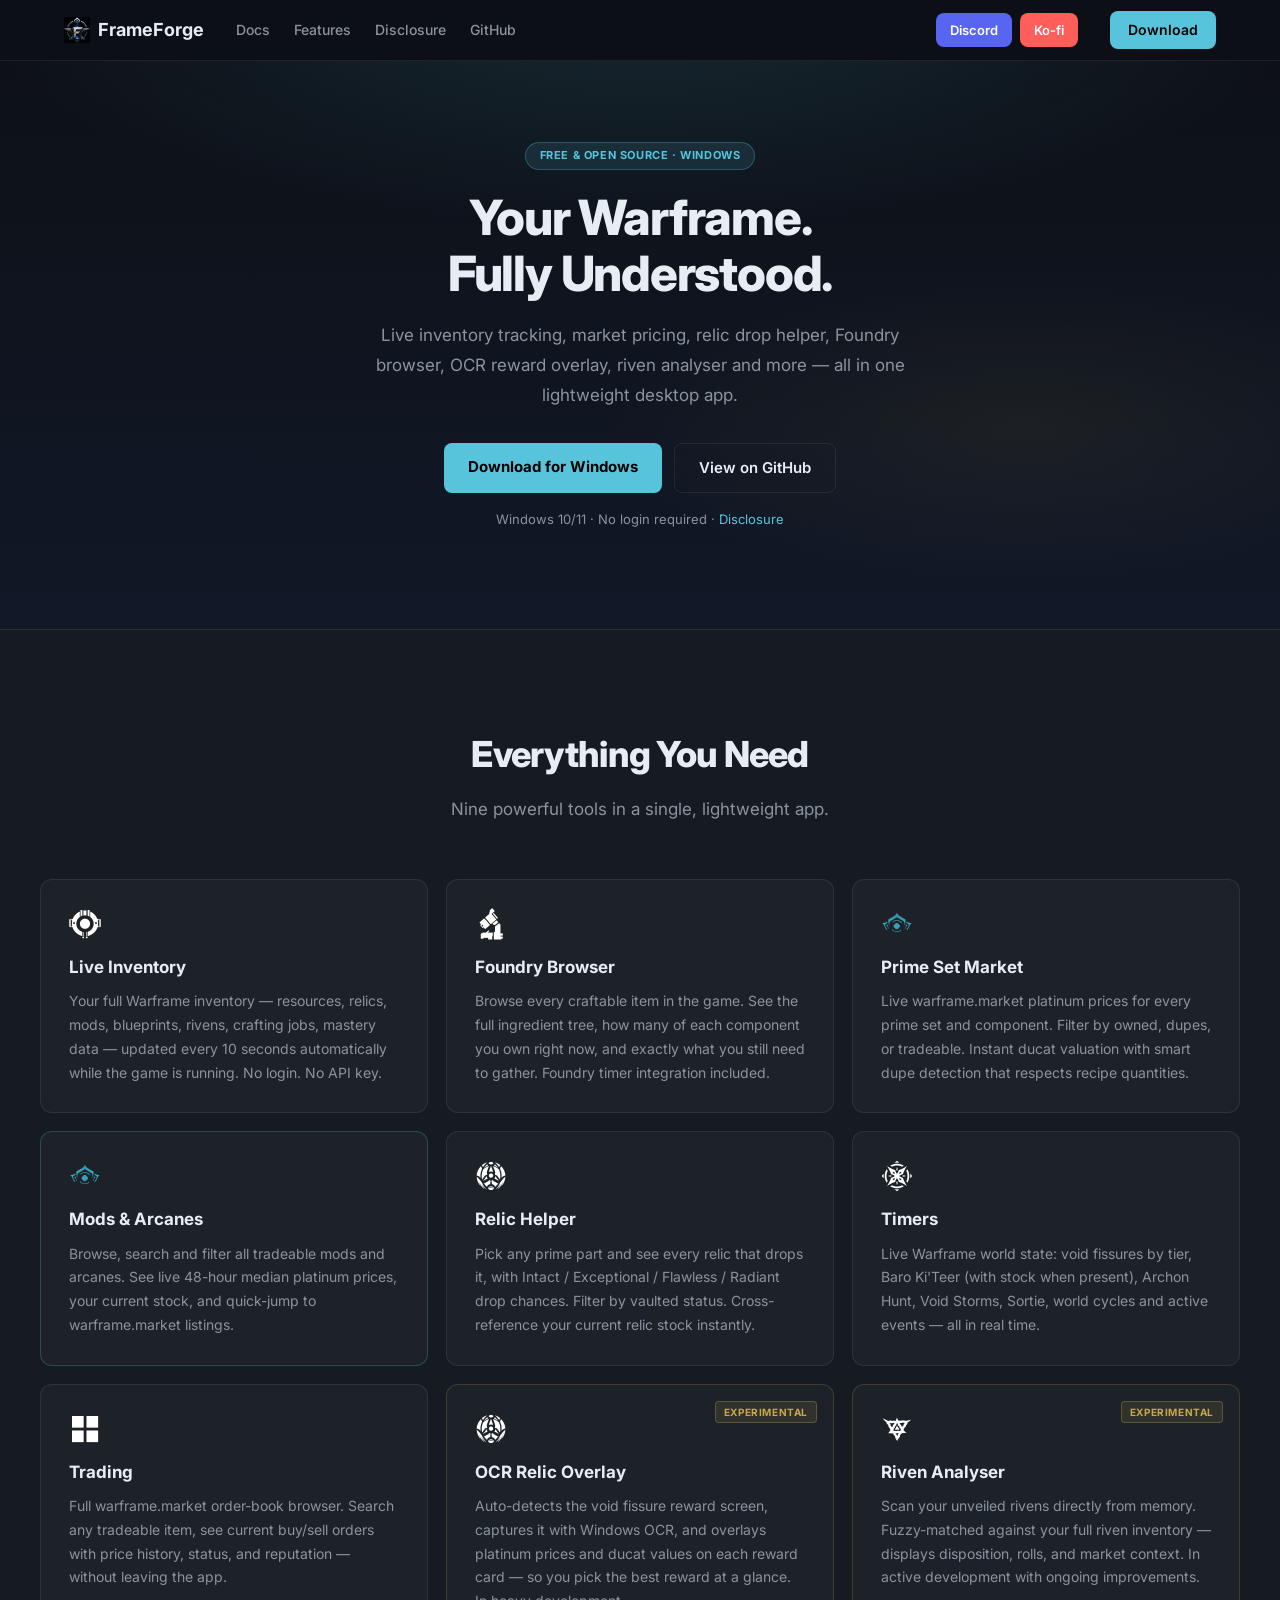
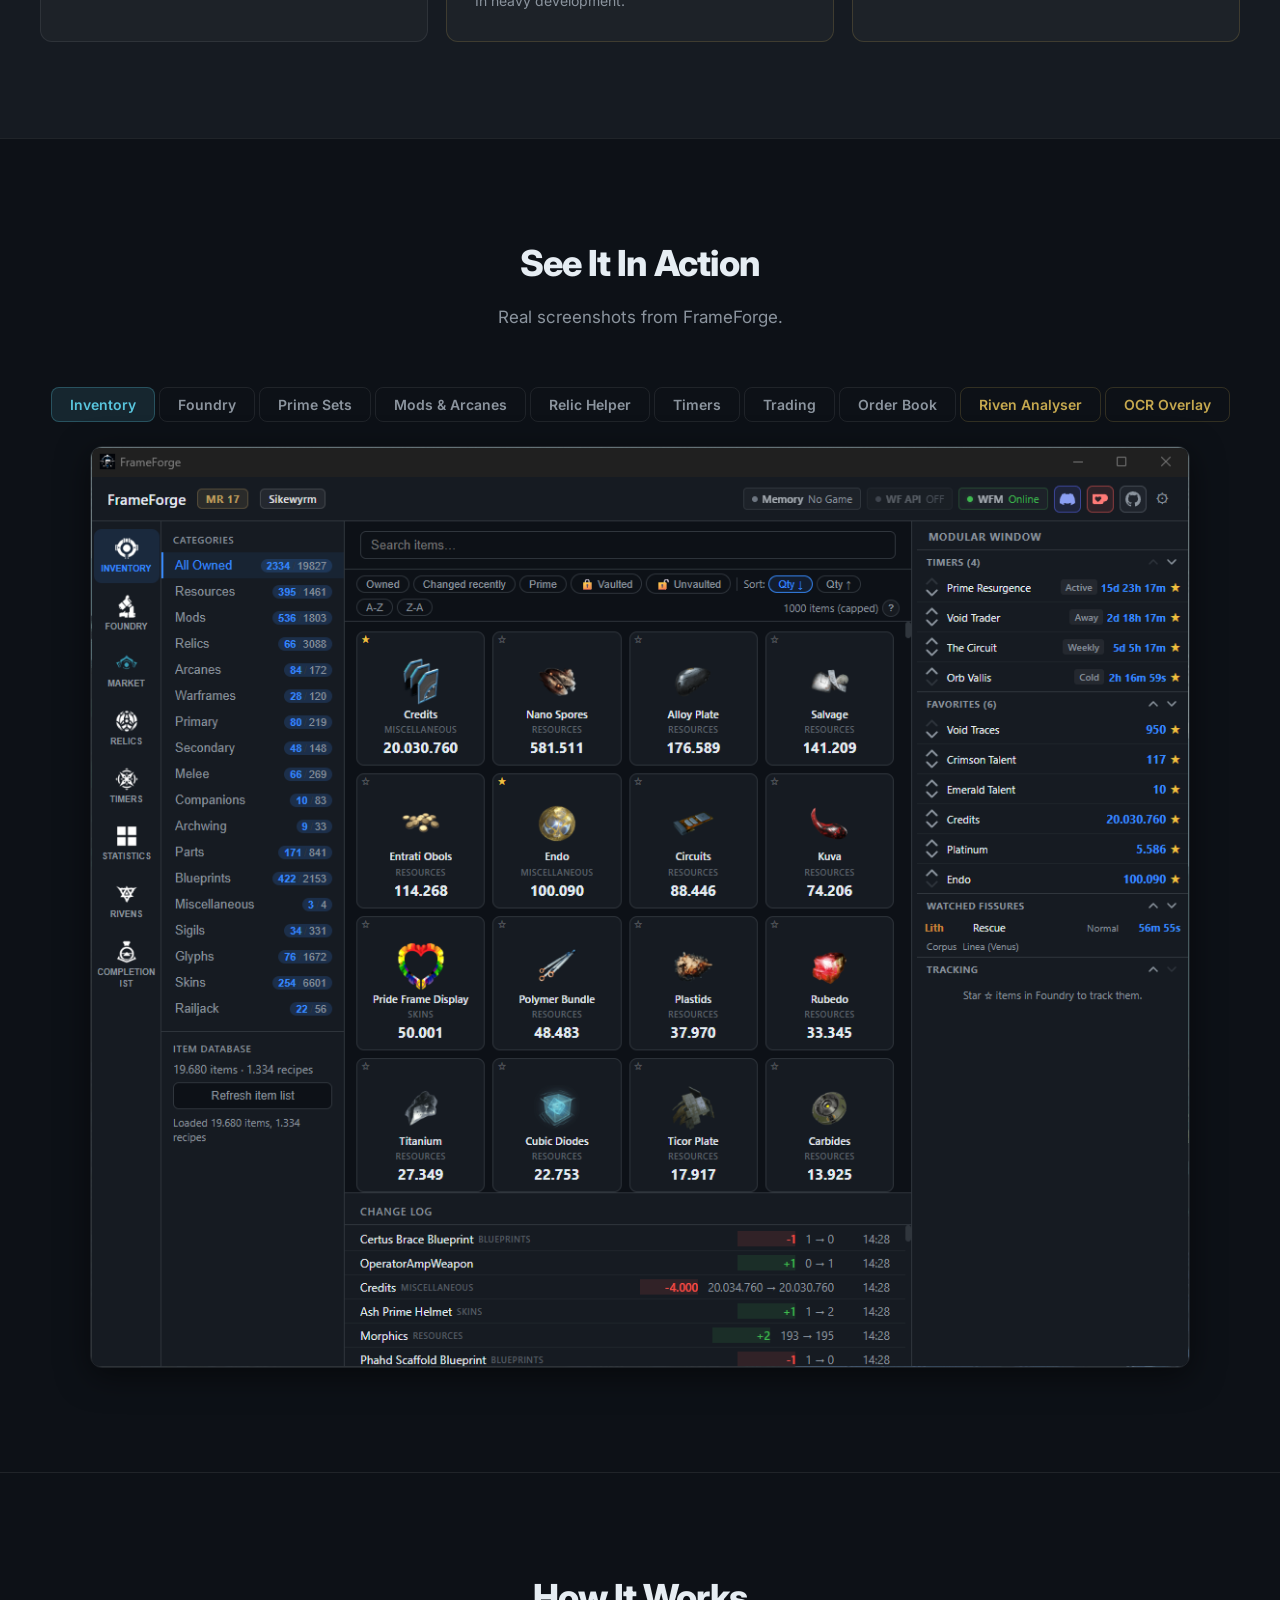
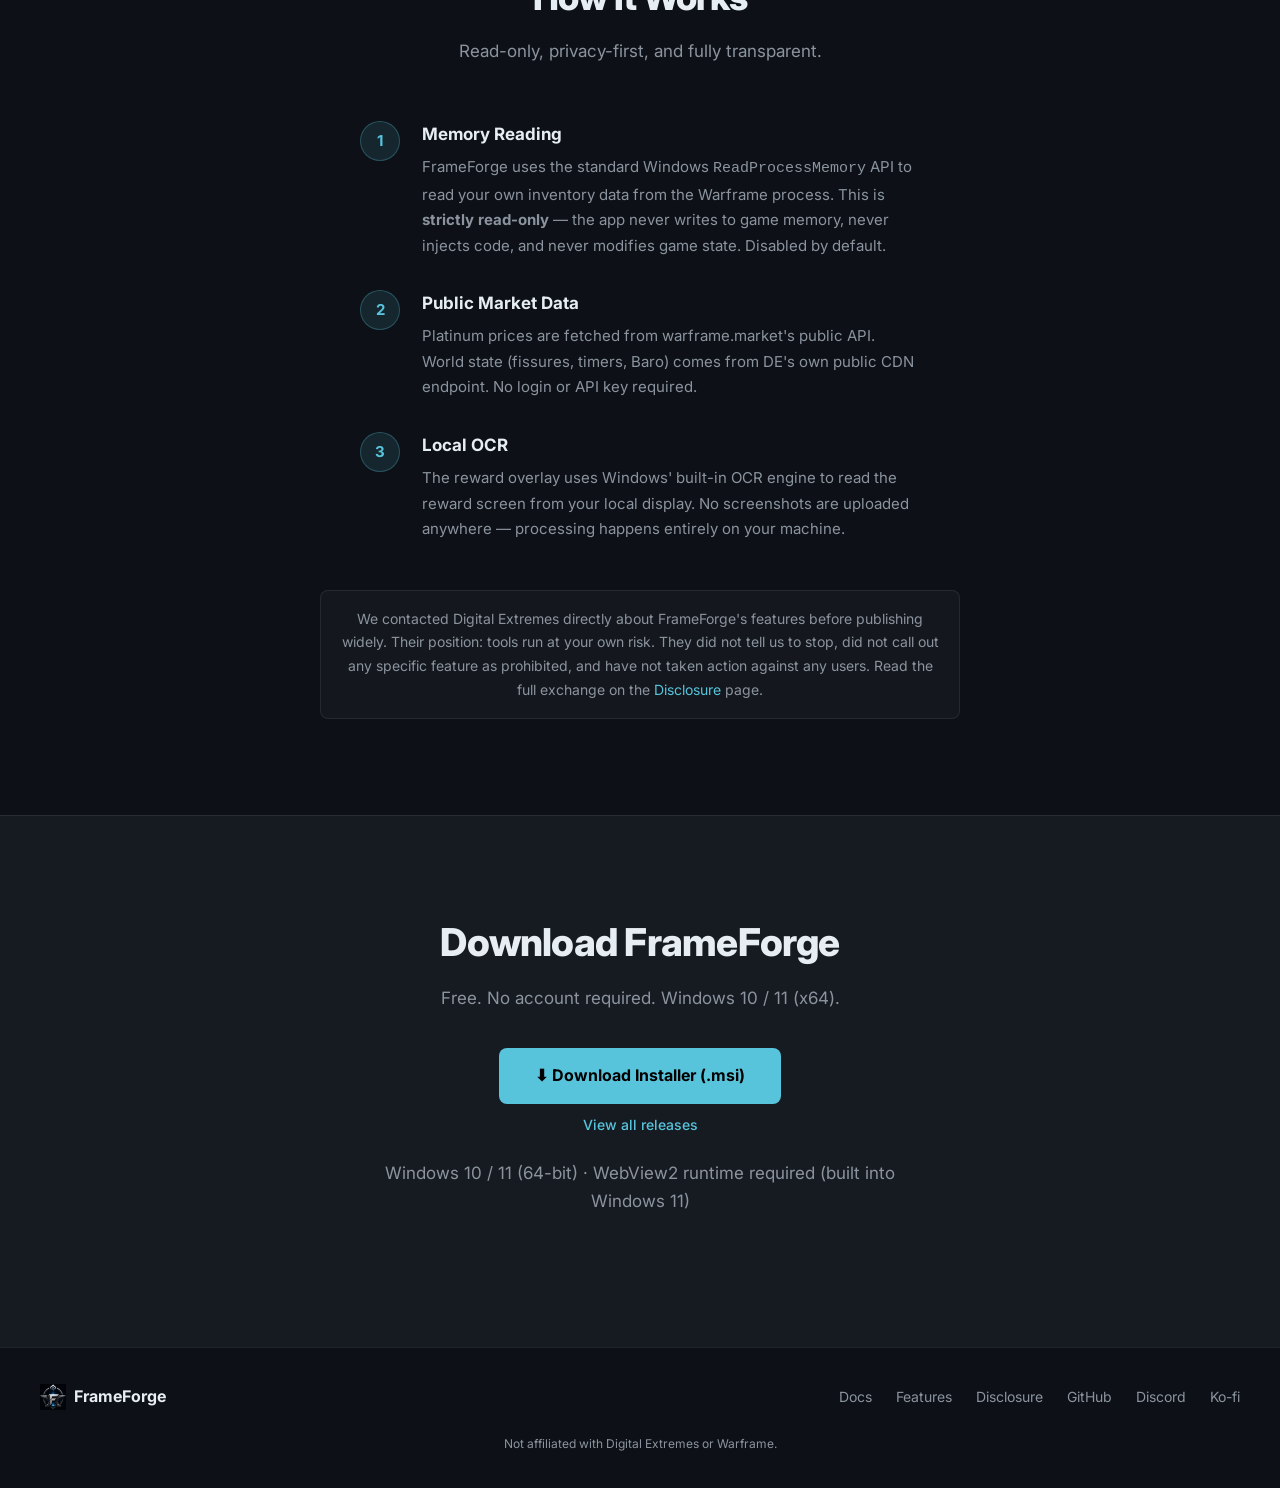
<file: index.html>
<!DOCTYPE html>
<html lang="en">
<head>
  <meta charset="UTF-8">
  <meta name="viewport" content="width=device-width, initial-scale=1.0">
  <meta name="description" content="FrameForge — a free, open-source Warframe companion app. Live inventory, market prices, relic helper, Foundry browser, OCR reward overlay, riven analyser and more.">
  <title>FrameForge — Warframe Companion</title>
  <link rel="preconnect" href="https://fonts.googleapis.com">
  <link rel="preconnect" href="https://fonts.gstatic.com" crossorigin>
  <link href="https://fonts.googleapis.com/css2?family=Inter:wght@400;500;600;700;800&display=swap" rel="stylesheet">
  <link rel="stylesheet" href="css/style.css">
  <link rel="icon" href="assets/logo.png" type="image/png">
</head>
<body>

  <!-- Nav -->
  <nav class="nav">
    <div class="nav-inner">
      <a href="index.html" class="nav-logo">
        <img src="assets/logo.png" class="logo-img" alt="FrameForge">
        FrameForge
      </a>
      <div class="nav-links">
        <a href="docs.html">Docs</a>
        <a href="#features">Features</a>
        <a href="disclosure.html">Disclosure</a>
        <a href="https://github.com/WyrmStudios/FrameForge" target="_blank" rel="noopener">GitHub</a>
      </div>
      <div class="nav-social">
        <a href="https://discord.com/invite/7NMsN9J8vy" target="_blank" rel="noopener" class="btn-discord">Discord</a>
        <a href="https://ko-fi.com/sikewyrm" target="_blank" rel="noopener" class="btn-kofi">Ko-fi</a>
      </div>
      <a href="#download" class="btn-download">Download</a>
    </div>
  </nav>

  <!-- Hero -->
  <section class="hero">
    <div class="hero-bg"></div>
    <div class="hero-inner">
      <div class="hero-badge">Free &amp; Open Source · Windows</div>
      <h1 class="hero-title">Your Warframe.<br>Fully Understood.</h1>
      <p class="hero-subtitle">Live inventory tracking, market pricing, relic drop helper, Foundry browser, OCR reward overlay, riven analyser and more — all in one lightweight desktop app.</p>
      <div class="hero-actions">
        <a href="#download" class="btn-primary">Download for Windows</a>
        <a href="https://github.com/WyrmStudios/FrameForge" target="_blank" rel="noopener" class="btn-outline">View on GitHub</a>
      </div>
      <p class="hero-note">Windows 10/11 · No login required · <a href="disclosure.html" style="color:var(--accent);text-decoration:none;">Disclosure</a></p>
    </div>
  </section>

  <!-- Features -->
  <section class="features" id="features">
    <div class="section-inner">
      <div class="section-header">
        <h2>Everything You Need</h2>
        <p>Nine powerful tools in a single, lightweight app.</p>
      </div>
      <div class="feature-grid">

        <div class="feature-card">
          <div class="feature-icon"><img src="assets/inventory-icon.png" alt="" width="32" height="32" style="width:32px;height:32px;object-fit:contain;display:block;"></div>
          <h3>Live Inventory</h3>
          <p>Your full Warframe inventory — resources, relics, mods, blueprints, rivens, crafting jobs, mastery data — updated every 10 seconds automatically while the game is running. No login. No API key.</p>
        </div>

        <div class="feature-card">
          <div class="feature-icon"><img src="assets/foundry-icon.png" alt="" width="32" height="32" style="width:32px;height:32px;object-fit:contain;display:block;"></div>
          <h3>Foundry Browser</h3>
          <p>Browse every craftable item in the game. See the full ingredient tree, how many of each component you own right now, and exactly what you still need to gather. Foundry timer integration included.</p>
        </div>

        <div class="feature-card">
          <div class="feature-icon"><img src="assets/market-icon.png" alt="" width="32" height="32" style="width:32px;height:32px;object-fit:contain;display:block;"></div>
          <h3>Prime Set Market</h3>
          <p>Live warframe.market platinum prices for every prime set and component. Filter by owned, dupes, or tradeable. Instant ducat valuation with smart dupe detection that respects recipe quantities.</p>
        </div>

        <div class="feature-card feature-card-new">
          <div class="feature-icon"><img src="assets/market-icon.png" alt="" width="32" height="32" style="width:32px;height:32px;object-fit:contain;display:block;"></div>
          <h3>Mods &amp; Arcanes</h3>
          <p>Browse, search and filter all tradeable mods and arcanes. See live 48-hour median platinum prices, your current stock, and quick-jump to warframe.market listings.</p>
        </div>

        <div class="feature-card">
          <div class="feature-icon"><img src="assets/relic-icon.png" alt="" width="32" height="32" style="width:32px;height:32px;object-fit:contain;display:block;"></div>
          <h3>Relic Helper</h3>
          <p>Pick any prime part and see every relic that drops it, with Intact / Exceptional / Flawless / Radiant drop chances. Filter by vaulted status. Cross-reference your current relic stock instantly.</p>
        </div>

        <div class="feature-card">
          <div class="feature-icon"><img src="assets/timers-icon.png" alt="" width="32" height="32" style="width:32px;height:32px;object-fit:contain;display:block;"></div>
          <h3>Timers</h3>
          <p>Live Warframe world state: void fissures by tier, Baro Ki'Teer (with stock when present), Archon Hunt, Void Storms, Sortie, world cycles and active events — all in real time.</p>
        </div>

        <div class="feature-card">
          <div class="feature-icon"><img src="assets/statistics-icon.png" alt="" width="32" height="32" style="width:32px;height:32px;object-fit:contain;display:block;"></div>
          <h3>Trading</h3>
          <p>Full warframe.market order-book browser. Search any tradeable item, see current buy/sell orders with price history, status, and reputation — without leaving the app.</p>
        </div>

        <div class="feature-card feature-card-experimental">
          <div class="feature-badge-experimental">Experimental</div>
          <div class="feature-icon"><img src="assets/relic-icon.png" alt="" width="32" height="32" style="width:32px;height:32px;object-fit:contain;display:block;"></div>
          <h3>OCR Relic Overlay</h3>
          <p>Auto-detects the void fissure reward screen, captures it with Windows OCR, and overlays platinum prices and ducat values on each reward card — so you pick the best reward at a glance. In heavy development.</p>
        </div>

        <div class="feature-card feature-card-experimental">
          <div class="feature-badge-experimental">Experimental</div>
          <div class="feature-icon"><img src="assets/riven-icon.png" alt="" width="32" height="32" style="width:32px;height:32px;object-fit:contain;display:block;"></div>
          <h3>Riven Analyser</h3>
          <p>Scan your unveiled rivens directly from memory. Fuzzy-matched against your full riven inventory — displays disposition, rolls, and market context. In active development with ongoing improvements.</p>
        </div>

      </div>
    </div>
  </section>

  <!-- Screenshots -->
  <section class="screenshots" id="screenshots">
    <div class="section-inner">
      <div class="section-header">
        <h2>See It In Action</h2>
        <p>Real screenshots from FrameForge.</p>
      </div>

      <div class="stab-list">
        <button class="stab active"     data-target="ss-inventory">Inventory</button>
        <button class="stab"            data-target="ss-foundry">Foundry</button>
        <button class="stab"            data-target="ss-primesets">Prime Sets</button>
        <button class="stab"            data-target="ss-mods">Mods &amp; Arcanes</button>
        <button class="stab"            data-target="ss-relic">Relic Helper</button>
        <button class="stab"            data-target="ss-timers">Timers</button>
        <button class="stab"            data-target="ss-trading">Trading</button>
        <button class="stab"            data-target="ss-orderbook">Order Book</button>
        <button class="stab stab-exp"   data-target="ss-riven">Riven Analyser</button>
        <button class="stab stab-exp"   data-target="ss-overlay">OCR Overlay</button>
      </div>

      <div class="stab-panels">
        <div class="stab-panel active" id="ss-inventory">
          <img src="assets/Inventory-FrameForge.png" alt="FrameForge Inventory tab — live resource and item tracking">
        </div>
        <div class="stab-panel" id="ss-foundry">
          <img src="assets/Foundry-FrameForge.png" alt="FrameForge Foundry browser — recipe ingredient trees">
        </div>
        <div class="stab-panel" id="ss-primesets">
          <img src="assets/Market-Prime Sets-FrameForge.png" alt="FrameForge Market Helper — prime set platinum prices">
        </div>
        <div class="stab-panel" id="ss-mods">
          <img src="assets/Market-Mods and Arcanes-FrameForge.png" alt="FrameForge Market Helper — mods and arcanes pricing">
        </div>
        <div class="stab-panel" id="ss-relic">
          <img src="assets/Relics-FrameForge.png" alt="FrameForge Relic Helper — drop chance browser">
        </div>
        <div class="stab-panel" id="ss-timers">
          <img src="assets/Timers-FrameForge.png" alt="FrameForge Timers — live world state">
        </div>
        <div class="stab-panel" id="ss-trading">
          <img src="assets/Trading-listings-FrameForge.png" alt="FrameForge Trading — warframe.market order browser">
        </div>
        <div class="stab-panel" id="ss-orderbook">
          <img src="assets/Trading-Order Popup-FrameForge.png" alt="FrameForge Trading — order book popup">
        </div>
        <div class="stab-panel stab-panel-exp" id="ss-riven">
          <div class="exp-badge-overlay">Experimental · in active development</div>
          <img src="assets/riven-overlay.png" alt="FrameForge Riven Analyser overlay (experimental)">
        </div>
        <div class="stab-panel stab-panel-exp" id="ss-overlay">
          <div class="exp-badge-overlay">Experimental · in active development</div>
          <img src="assets/relic-overlay.png" alt="FrameForge OCR Relic Reward Overlay (experimental)">
        </div>
      </div>
    </div>
  </section>

  <!-- How It Works -->
  <section class="how-it-works" id="how-it-works">
    <div class="section-inner">
      <div class="section-header">
        <h2>How It Works</h2>
        <p>Read-only, privacy-first, and fully transparent.</p>
      </div>
      <div class="steps">
        <div class="step">
          <div class="step-number">1</div>
          <div class="step-content">
            <h3>Memory Reading</h3>
            <p>FrameForge uses the standard Windows <code>ReadProcessMemory</code> API to read your own inventory data from the Warframe process. This is <strong>strictly read-only</strong> — the app never writes to game memory, never injects code, and never modifies game state. Disabled by default.</p>
          </div>
        </div>
        <div class="step">
          <div class="step-number">2</div>
          <div class="step-content">
            <h3>Public Market Data</h3>
            <p>Platinum prices are fetched from warframe.market's public API. World state (fissures, timers, Baro) comes from DE's own public CDN endpoint. No login or API key required.</p>
          </div>
        </div>
        <div class="step">
          <div class="step-number">3</div>
          <div class="step-content">
            <h3>Local OCR</h3>
            <p>The reward overlay uses Windows' built-in OCR engine to read the reward screen from your local display. No screenshots are uploaded anywhere — processing happens entirely on your machine.</p>
          </div>
        </div>
      </div>
      <div class="how-note">
        <p>We contacted Digital Extremes directly about FrameForge's features before publishing widely. Their position: tools run at your own risk. They did not tell us to stop, did not call out any specific feature as prohibited, and have not taken action against any users. Read the full exchange on the <a href="disclosure.html">Disclosure</a> page.</p>
      </div>
    </div>
  </section>

  <!-- Download -->
  <section class="download" id="download">
    <div class="section-inner">
      <div class="download-content">
        <h2>Download FrameForge</h2>
        <p>Free. No account required. Windows 10 / 11 (x64).</p>
        <div class="download-actions">
          <a href="https://github.com/WyrmStudios/FrameForge/releases/latest" target="_blank" rel="noopener" class="btn-primary btn-large">⬇ Download Installer (.msi)</a>
          <a href="https://github.com/WyrmStudios/FrameForge/releases" target="_blank" rel="noopener" class="github-link">View all releases</a>
        </div>
        <p class="download-note">Windows 10 / 11 (64-bit) · WebView2 runtime required (built into Windows 11)</p>
      </div>
    </div>
  </section>

  <!-- Footer -->
  <footer class="footer">
    <div class="footer-inner">
      <div class="footer-logo">
        <img src="assets/logo.png" class="logo-img" alt="FrameForge">
        FrameForge
      </div>
      <div class="footer-links">
        <a href="docs.html">Docs</a>
        <a href="#features">Features</a>
        <a href="disclosure.html">Disclosure</a>
        <a href="https://github.com/WyrmStudios/FrameForge" target="_blank" rel="noopener">GitHub</a>
        <a href="https://discord.com/invite/7NMsN9J8vy" target="_blank" rel="noopener">Discord</a>
        <a href="https://ko-fi.com/sikewyrm" target="_blank" rel="noopener">Ko-fi</a>
      </div>
      <p class="footer-note">Not affiliated with Digital Extremes or Warframe.</p>
    </div>
  </footer>

  <script src="js/main.js"></script>
</body>
</html>
</file>
<file: css/style.css>
*, *::before, *::after {
  box-sizing: border-box;
  margin: 0;
  padding: 0;
}

:root {
  --bg:        #0d1117;
  --bg-2:      #161b22;
  --bg-3:      #1a2030;
  --accent:    #58c4dc;
  --accent-dim: rgba(88, 196, 220, 0.12);
  --gold:      #c5a84f;
  --text:      #e6edf3;
  --text-muted: #8b949e;
  --border:    rgba(255, 255, 255, 0.08);
  --card-bg:   rgba(255, 255, 255, 0.03);
  --radius:    12px;
  --radius-sm: 8px;
  --shadow:    0 8px 32px rgba(0, 0, 0, 0.5);
}

html {
  scroll-behavior: smooth;
}

body {
  font-family: 'Inter', -apple-system, BlinkMacSystemFont, 'Segoe UI', sans-serif;
  background: var(--bg);
  color: var(--text);
  line-height: 1.6;
  -webkit-font-smoothing: antialiased;
}

/* ── NAV ─────────────────────────────────────────── */

.nav {
  position: sticky;
  top: 0;
  z-index: 100;
  background: rgba(13, 17, 23, 0.88);
  backdrop-filter: blur(14px);
  -webkit-backdrop-filter: blur(14px);
  border-bottom: 1px solid var(--border);
}

.nav-inner {
  max-width: 1200px;
  margin: 0 auto;
  padding: 0 24px;
  height: 60px;
  display: flex;
  align-items: center;
  gap: 32px;
}

.nav-logo {
  display: flex;
  align-items: center;
  gap: 8px;
  font-weight: 700;
  font-size: 18px;
  color: var(--text);
  text-decoration: none;
  flex-shrink: 0;
}

.logo-icon {
  color: var(--accent);
  font-size: 20px;
}

.nav-links {
  display: flex;
  align-items: center;
  gap: 24px;
  flex: 1;
}

.nav-links a {
  color: var(--text-muted);
  text-decoration: none;
  font-size: 14px;
  font-weight: 500;
  transition: color 0.2s;
}

.nav-links a:hover {
  color: var(--text);
}

.nav-social {
  display: flex;
  gap: 8px;
  flex-shrink: 0;
}

.btn-discord,
.btn-kofi {
  padding: 7px 14px;
  border-radius: var(--radius-sm);
  font-size: 13px;
  font-weight: 600;
  text-decoration: none;
  transition: opacity 0.2s;
  white-space: nowrap;
}

.btn-discord {
  background: #5865F2;
  color: #fff;
}

.btn-kofi {
  background: #FF5E5B;
  color: #fff;
}

.btn-discord:hover,
.btn-kofi:hover {
  opacity: 0.88;
}

.btn-download {
  background: var(--accent);
  color: #000;
  padding: 8px 18px;
  border-radius: var(--radius-sm);
  font-size: 14px;
  font-weight: 600;
  text-decoration: none;
  transition: opacity 0.2s;
  white-space: nowrap;
  flex-shrink: 0;
}

.btn-download:hover {
  opacity: 0.88;
}

/* ── HERO ─────────────────────────────────────────── */

.hero {
  position: relative;
  overflow: hidden;
  padding: 80px 24px 100px;
}

.hero-bg {
  position: absolute;
  inset: 0;
  background:
    radial-gradient(ellipse 80% 60% at 50% -10%, rgba(88, 196, 220, 0.13) 0%, transparent 65%),
    radial-gradient(ellipse 55% 45% at 80% 65%, rgba(197, 168, 79, 0.07) 0%, transparent 60%),
    linear-gradient(180deg, #0d1117 0%, #111827 100%);
  pointer-events: none;
}

.hero-inner {
  position: relative;
  max-width: 780px;
  margin: 0 auto;
  text-align: center;
}

.hero-badge {
  display: inline-block;
  background: var(--accent-dim);
  color: var(--accent);
  border: 1px solid rgba(88, 196, 220, 0.28);
  padding: 4px 14px;
  border-radius: 100px;
  font-size: 11px;
  font-weight: 700;
  letter-spacing: 0.6px;
  text-transform: uppercase;
  margin-bottom: 20px;
}

.hero-title {
  font-size: clamp(30px, 3.8vw, 50px);
  font-weight: 800;
  line-height: 1.15;
  letter-spacing: -0.025em;
  margin-bottom: 20px;
}

.accent {
  color: var(--accent);
}

.hero-subtitle {
  font-size: 17px;
  color: var(--text-muted);
  line-height: 1.75;
  margin-bottom: 32px;
  max-width: 560px;
  margin-left: auto;
  margin-right: auto;
}

.hero-actions {
  display: flex;
  gap: 12px;
  flex-wrap: wrap;
  width: fit-content;
  margin: 0 auto 16px;
}

.btn-primary {
  background: var(--accent);
  color: #000;
  padding: 12px 24px;
  border-radius: var(--radius-sm);
  font-size: 15px;
  font-weight: 700;
  text-decoration: none;
  transition: opacity 0.2s, transform 0.15s;
  display: inline-block;
}

.btn-primary:hover {
  opacity: 0.88;
  transform: translateY(-1px);
}

.btn-outline {
  background: transparent;
  color: var(--text);
  padding: 12px 24px;
  border-radius: var(--radius-sm);
  border: 1px solid var(--border);
  font-size: 15px;
  font-weight: 600;
  text-decoration: none;
  transition: background 0.2s, border-color 0.2s;
  display: inline-block;
}

.btn-outline:hover {
  background: var(--card-bg);
  border-color: rgba(255, 255, 255, 0.18);
}

.hero-note {
  font-size: 13px;
  color: var(--text-muted);
}

/* ── NAV LOGO IMAGE ───────────────────────────────── */

.logo-img {
  width: 26px;
  height: 26px;
  object-fit: contain;
}

/* ── HERO SCREENSHOT ──────────────────────────────── */

.hero-screenshot {
  width: 100%;
  max-width: 580px;
  border-radius: var(--radius);
  border: 1px solid var(--border);
  box-shadow: var(--shadow), 0 0 60px rgba(88, 196, 220, 0.08);
  display: block;
}

/* ── APP PREVIEW MOCKUP ───────────────────────────── */

.hero-visual {
  display: flex;
  justify-content: center;
}

.app-preview {
  width: 100%;
  max-width: 360px;
  background: var(--bg-2);
  border: 1px solid var(--border);
  border-radius: var(--radius);
  box-shadow: var(--shadow), 0 0 60px rgba(88, 196, 220, 0.07);
  overflow: hidden;
}

.preview-bar {
  background: var(--bg-3);
  padding: 10px 14px;
  display: flex;
  align-items: center;
  gap: 6px;
  border-bottom: 1px solid var(--border);
}

.preview-dot {
  width: 10px;
  height: 10px;
  border-radius: 50%;
}
.preview-dot.red    { background: #ff5f57; }
.preview-dot.yellow { background: #febc2e; }
.preview-dot.green  { background: #28c840; }

.preview-title {
  margin-left: 6px;
  font-size: 13px;
  color: var(--text-muted);
  font-weight: 500;
}

.preview-content {
  padding: 14px;
}

.preview-header {
  display: flex;
  align-items: center;
  justify-content: space-between;
  margin-bottom: 12px;
}

.preview-mr {
  background: var(--gold);
  color: #000;
  padding: 2px 10px;
  border-radius: 100px;
  font-size: 11px;
  font-weight: 700;
}

.preview-status {
  font-size: 12px;
  color: #4caf50;
  font-weight: 500;
}

.preview-tabs {
  display: flex;
  border-bottom: 1px solid var(--border);
  margin-bottom: 12px;
}

.tab {
  padding: 6px 12px;
  font-size: 12px;
  color: var(--text-muted);
  border-bottom: 2px solid transparent;
  user-select: none;
}

.tab.active {
  color: var(--accent);
  border-bottom-color: var(--accent);
}

.preview-items {
  display: flex;
  flex-direction: column;
  gap: 6px;
}

.preview-item {
  display: flex;
  justify-content: space-between;
  align-items: center;
  padding: 7px 10px;
  background: var(--card-bg);
  border: 1px solid var(--border);
  border-radius: 6px;
}

.item-name {
  font-size: 12px;
  color: var(--text);
}

.item-count {
  font-size: 12px;
  color: var(--accent);
  font-weight: 600;
  font-variant-numeric: tabular-nums;
}

.item-count.gold {
  color: var(--gold);
}

/* ── FEATURES ─────────────────────────────────────── */

.features {
  padding: 96px 24px;
  background: var(--bg-2);
  border-top: 1px solid var(--border);
}

.section-inner {
  max-width: 1200px;
  margin: 0 auto;
}

.section-header {
  text-align: center;
  margin-bottom: 56px;
}

.section-header h2 {
  font-size: clamp(22px, 2.8vw, 36px);
  font-weight: 800;
  letter-spacing: -0.02em;
  margin-bottom: 12px;
}

.section-header p {
  font-size: 17px;
  color: var(--text-muted);
}

.feature-grid {
  display: grid;
  grid-template-columns: repeat(auto-fit, minmax(300px, 1fr));
  gap: 18px;
}

.feature-card {
  background: var(--card-bg);
  border: 1px solid var(--border);
  border-radius: var(--radius);
  padding: 28px;
  transition: border-color 0.2s, transform 0.2s;
  position: relative;
}

.feature-card:hover {
  border-color: rgba(88, 196, 220, 0.28);
  transform: translateY(-2px);
}

.feature-icon {
  font-size: 28px;
  margin-bottom: 14px;
}
.feature-icon img {
  width: 32px;
  height: 32px;
  object-fit: contain;
  display: block;
}

.feature-card h3 {
  font-size: 17px;
  font-weight: 700;
  margin-bottom: 8px;
}

.feature-card p {
  font-size: 14px;
  color: var(--text-muted);
  line-height: 1.7;
}

/* New feature card variant */
.feature-card-new {
  border-color: rgba(88, 196, 220, 0.25);
}

.feature-badge-new {
  position: absolute;
  top: 16px;
  right: 16px;
  background: var(--accent-dim);
  color: var(--accent);
  border: 1px solid rgba(88, 196, 220, 0.35);
  font-size: 10px;
  font-weight: 700;
  letter-spacing: 0.06em;
  text-transform: uppercase;
  padding: 2px 8px;
  border-radius: 4px;
}

/* Experimental feature card variant */
.feature-card-experimental {
  border-color: rgba(197, 168, 79, 0.2);
}

.feature-badge-experimental {
  position: absolute;
  top: 16px;
  right: 16px;
  background: rgba(197, 168, 79, 0.12);
  color: var(--gold);
  border: 1px solid rgba(197, 168, 79, 0.3);
  font-size: 10px;
  font-weight: 700;
  letter-spacing: 0.06em;
  text-transform: uppercase;
  padding: 2px 8px;
  border-radius: 4px;
}

/* ── SCREENSHOTS ──────────────────────────────────── */

.screenshots {
  padding: 96px 24px;
  border-top: 1px solid var(--border);
}

.stab-list {
  display: flex;
  gap: 4px;
  flex-wrap: wrap;
  justify-content: center;
  margin-bottom: 24px;
}

.stab {
  background: transparent;
  color: var(--text-muted);
  border: 1px solid var(--border);
  padding: 8px 18px;
  border-radius: var(--radius-sm);
  font-size: 14px;
  font-weight: 600;
  font-family: inherit;
  cursor: pointer;
  transition: color 0.2s, background 0.2s, border-color 0.2s;
}

.stab:hover {
  color: var(--text);
  background: var(--card-bg);
}

.stab.active {
  color: var(--accent);
  background: var(--accent-dim);
  border-color: rgba(88, 196, 220, 0.28);
}

/* New tab indicator */
.stab-new {
  border-color: rgba(88, 196, 220, 0.2);
}

/* Experimental tab indicator */
.stab-exp {
  border-color: rgba(197, 168, 79, 0.2);
  color: var(--gold);
}

.stab-exp:hover {
  color: var(--gold);
  background: rgba(197, 168, 79, 0.06);
  border-color: rgba(197, 168, 79, 0.35);
}

.stab-exp.active {
  color: var(--gold);
  background: rgba(197, 168, 79, 0.1);
  border-color: rgba(197, 168, 79, 0.4);
}

.stab-panels {
  position: relative;
}

.stab-panel {
  display: none;
  text-align: center;
  position: relative;
}

.stab-panel.active {
  display: block;
}

.stab-panel img {
  width: 100%;
  max-width: 1100px;
  border-radius: var(--radius);
  border: 1px solid var(--border);
  box-shadow: var(--shadow);
}

/* Experimental panel */
.stab-panel-exp img {
  display: block;
  width: 100%;
  max-width: 1100px;
  margin: 0 auto;
  border-color: rgba(197, 168, 79, 0.25);
}

#ss-riven img {
  max-width: 320px;
  width: auto;
}

.exp-badge-overlay {
  display: block;
  width: fit-content;
  margin: 0 auto 12px;
  background: rgba(197, 168, 79, 0.12);
  color: var(--gold);
  border: 1px solid rgba(197, 168, 79, 0.3);
  font-size: 11px;
  font-weight: 700;
  letter-spacing: 0.05em;
  text-transform: uppercase;
  padding: 4px 12px;
  border-radius: 4px;
}

.screenshot-caption {
  margin-top: 14px;
  font-size: 14px;
  color: var(--text-muted);
  text-align: center;
}

/* ── HOW IT WORKS ─────────────────────────────────── */

.how-it-works {
  padding: 96px 24px;
  border-top: 1px solid var(--border);
}

.steps {
  display: flex;
  flex-direction: column;
  gap: 32px;
  max-width: 560px;
  margin: 0 auto;
}

.step {
  display: flex;
  gap: 22px;
  align-items: flex-start;
}

.step-number {
  width: 40px;
  height: 40px;
  min-width: 40px;
  background: var(--accent-dim);
  border: 1px solid rgba(88, 196, 220, 0.28);
  color: var(--accent);
  border-radius: 50%;
  display: flex;
  align-items: center;
  justify-content: center;
  font-weight: 700;
  font-size: 15px;
}

.step-content h3 {
  font-size: 17px;
  font-weight: 700;
  margin-bottom: 6px;
}

.step-content p {
  color: var(--text-muted);
  font-size: 15px;
  line-height: 1.7;
}

/* How it works — footer note box */
.how-note {
  max-width: 640px;
  margin: 48px auto 0;
  padding: 16px 20px;
  background: rgba(255, 255, 255, 0.03);
  border: 1px solid var(--border);
  border-radius: var(--radius-sm);
  font-size: 14px;
  color: var(--text-muted);
  line-height: 1.7;
  text-align: center;
}

.how-note a {
  color: var(--accent);
  text-decoration: none;
}

.how-note a:hover {
  text-decoration: underline;
}

/* ── DOWNLOAD ─────────────────────────────────────── */

.download {
  padding: 96px 24px;
  background: var(--bg-2);
  border-top: 1px solid var(--border);
}

.download-content {
  text-align: center;
  max-width: 540px;
  margin: 0 auto;
}

.download-content h2 {
  font-size: clamp(26px, 3vw, 40px);
  font-weight: 800;
  letter-spacing: -0.02em;
  margin-bottom: 12px;
}

.download-content > p {
  font-size: 17px;
  color: var(--text-muted);
  margin-bottom: 36px;
}

.download-actions {
  display: flex;
  flex-direction: column;
  align-items: center;
  gap: 10px;
  margin-bottom: 24px;
}

.btn-large {
  padding: 15px 36px;
  font-size: 16px;
}

.download-note {
  font-size: 13px;
  color: var(--text-muted);
}

.github-link {
  color: var(--accent);
  text-decoration: none;
  font-size: 14px;
  font-weight: 500;
  transition: opacity 0.2s;
}

.github-link:hover {
  opacity: 0.8;
  text-decoration: underline;
}

/* ── FOOTER ───────────────────────────────────────── */

.footer {
  border-top: 1px solid var(--border);
  padding: 36px 24px;
}

.footer-inner {
  max-width: 1200px;
  margin: 0 auto;
  display: flex;
  align-items: center;
  justify-content: space-between;
  flex-wrap: wrap;
  gap: 16px;
}

.footer-logo {
  display: flex;
  align-items: center;
  gap: 8px;
  font-weight: 700;
  font-size: 16px;
  color: var(--text);
}

.footer-links {
  display: flex;
  gap: 24px;
}

.footer-links a {
  color: var(--text-muted);
  text-decoration: none;
  font-size: 14px;
  transition: color 0.2s;
}

.footer-links a:hover {
  color: var(--text);
}

.footer-note {
  font-size: 12px;
  color: var(--text-muted);
  width: 100%;
  text-align: center;
  padding-top: 8px;
}

/* ── RESPONSIVE ───────────────────────────────────── */

@media (max-width: 820px) {
  .nav-links {
    display: none;
  }

  .footer-inner {
    flex-direction: column;
    align-items: flex-start;
  }

  .footer-note {
    text-align: left;
  }
}

@media (max-width: 480px) {
  .hero-actions {
    flex-direction: column;
  }

  .btn-primary,
  .btn-outline {
    text-align: center;
  }
}
</file>
